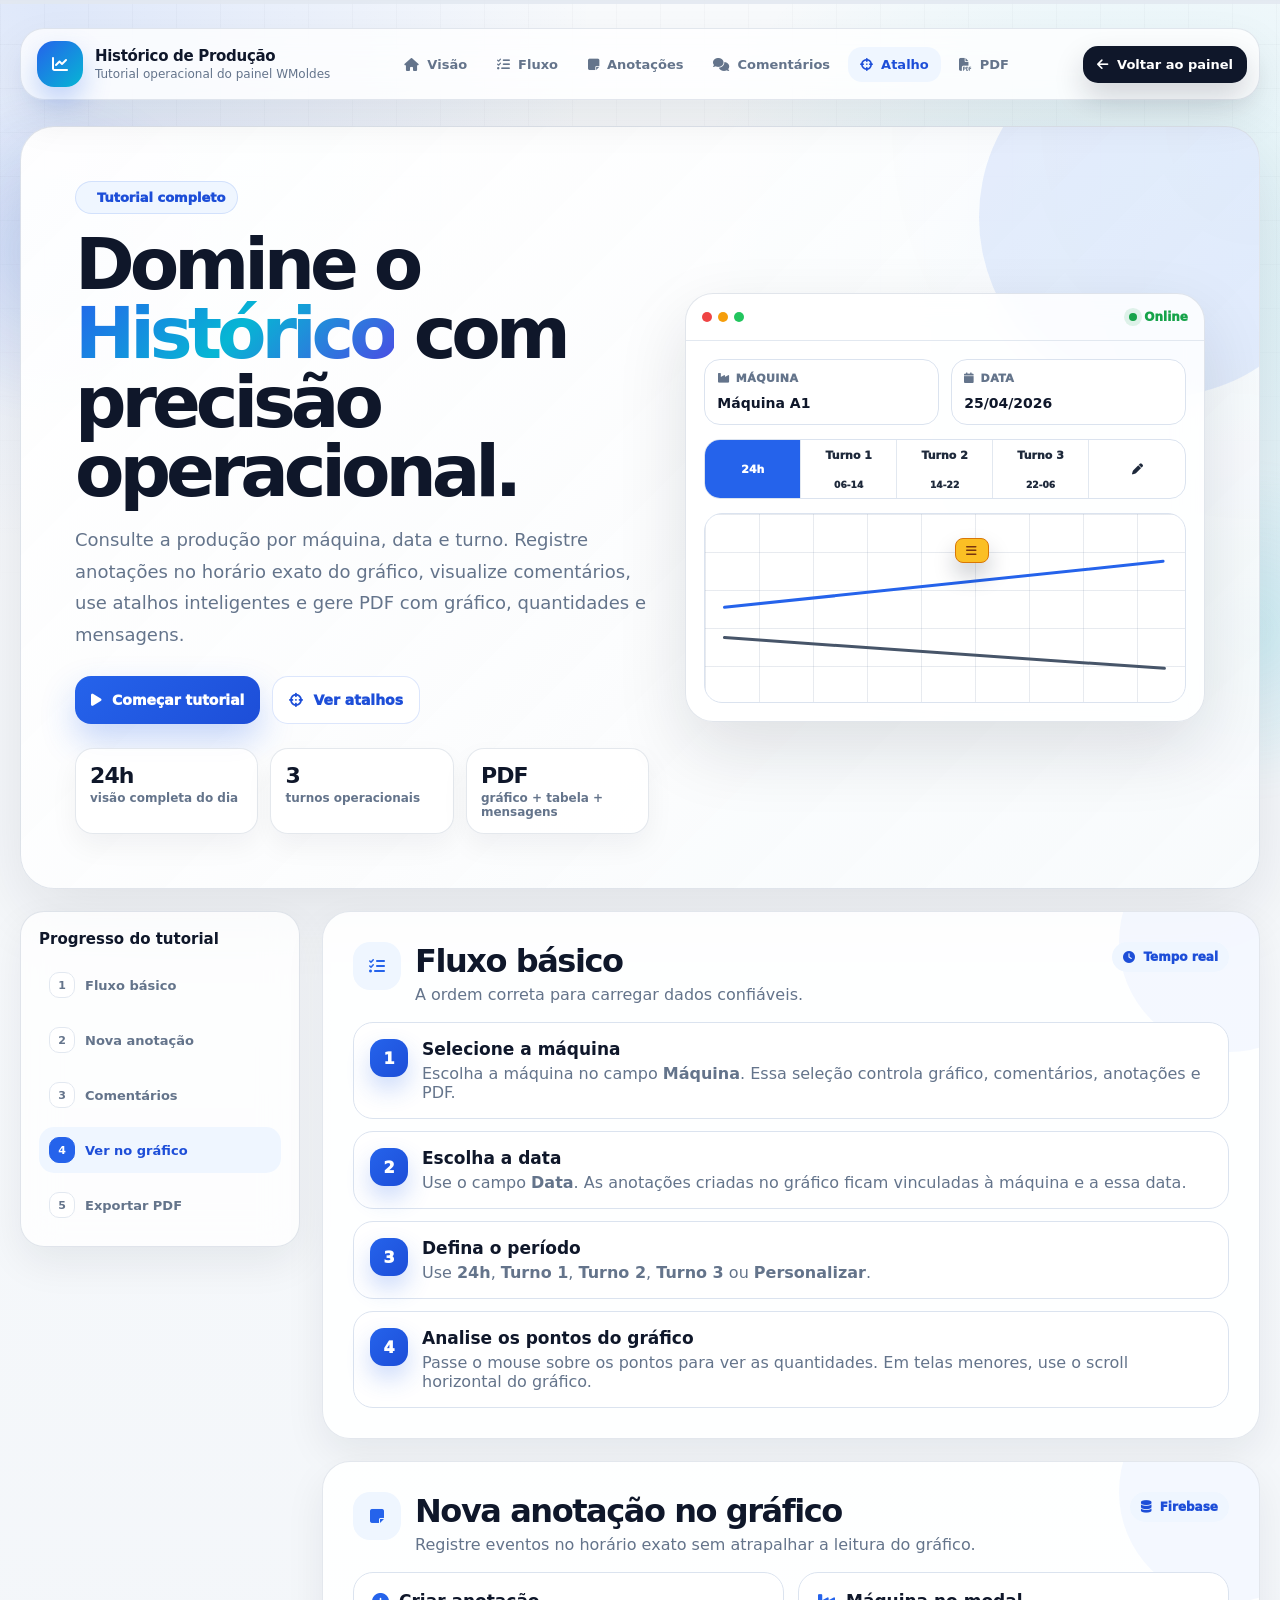
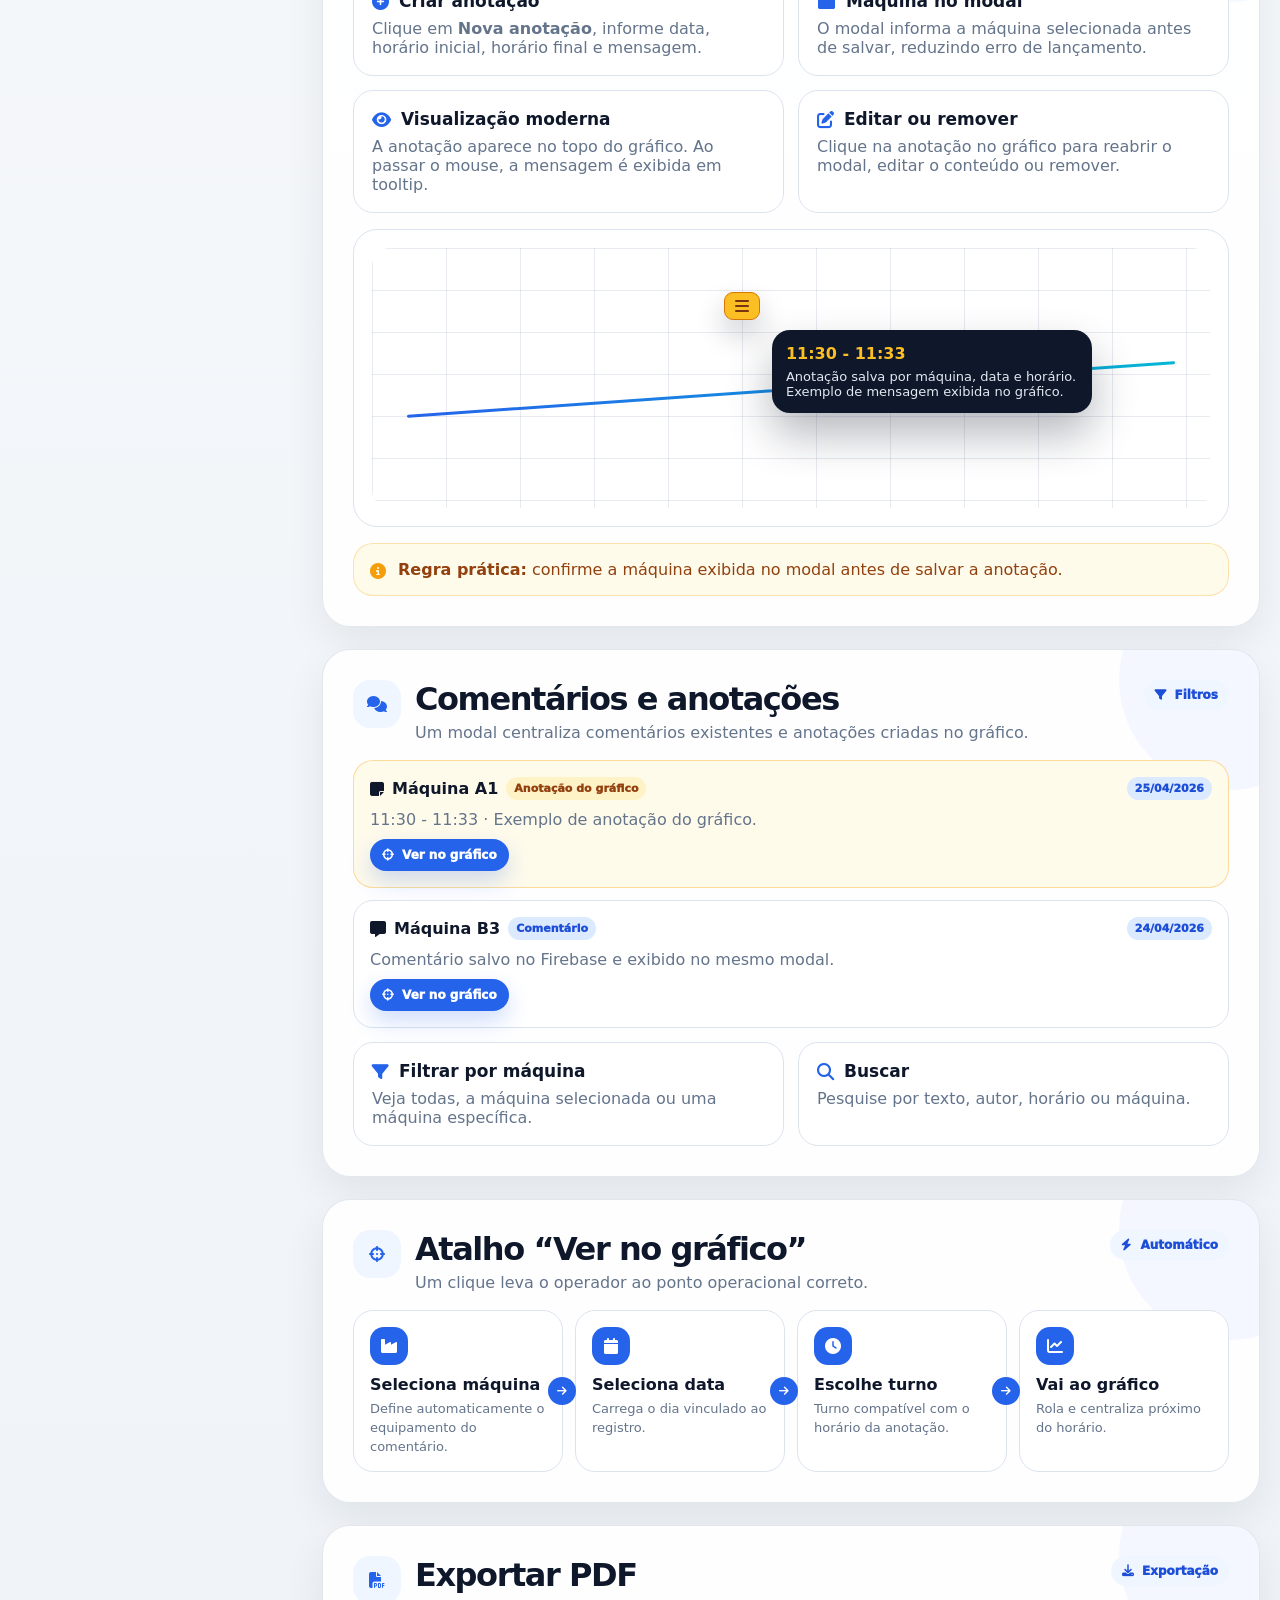
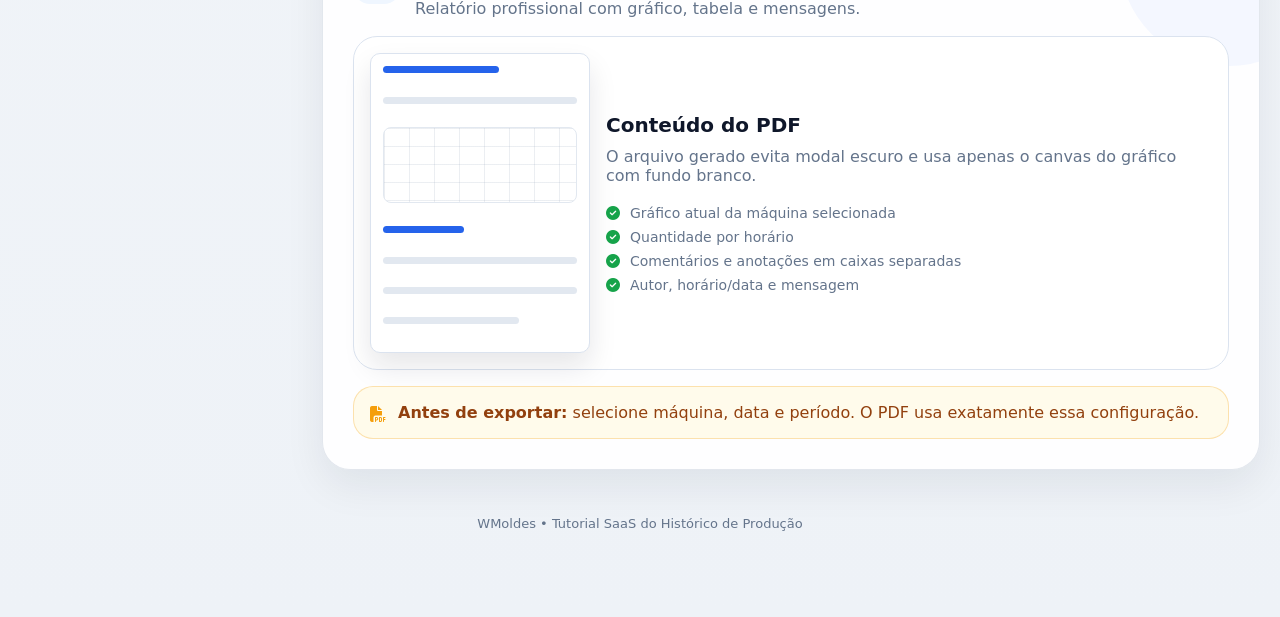
<file: historico-tutorial.html>
<!DOCTYPE html>
<html lang="pt-BR">
<head>
  <meta charset="UTF-8" />
  <meta name="viewport" content="width=device-width, initial-scale=1.0" />
  <title>Tutorial SaaS - Histórico de Produção</title>
  <link rel="preconnect" href="https://cdnjs.cloudflare.com" />
  <link rel="stylesheet" href="https://cdnjs.cloudflare.com/ajax/libs/font-awesome/6.5.0/css/all.min.css" />
  <style>
    :root{--blue:#2563eb;--blue2:#1d4ed8;--cyan:#06b6d4;--indigo:#4f46e5;--amber:#f59e0b;--green:#16a34a;--ink:#0f172a;--ink2:#1e293b;--muted:#64748b;--line:#e2e8f0;--line2:#dbe3ef;--soft:#f8fafc;--white:#fff;--shadow:0 24px 70px rgba(15,23,42,.10);--shadow2:0 16px 40px rgba(15,23,42,.07);--radius:28px;--max:1240px}*{box-sizing:border-box}html{scroll-behavior:smooth;scroll-padding-top:110px}body{margin:0;min-height:100vh;font-family:Inter,ui-sans-serif,system-ui,-apple-system,BlinkMacSystemFont,"Segoe UI",sans-serif;color:var(--ink);background:radial-gradient(circle at 4% 0%,rgba(37,99,235,.12),transparent 34rem),radial-gradient(circle at 90% 8%,rgba(6,182,212,.12),transparent 30rem),linear-gradient(180deg,#f8fafc 0%,#eef2f7 100%);overflow-x:hidden}body:before{content:"";position:fixed;inset:0;pointer-events:none;background-image:linear-gradient(rgba(15,23,42,.035) 1px,transparent 1px),linear-gradient(90deg,rgba(15,23,42,.035) 1px,transparent 1px);background-size:44px 44px;mask-image:linear-gradient(to bottom,rgba(0,0,0,.7),transparent 70%);z-index:-2}a{text-decoration:none;color:inherit}.progress-shell{position:fixed;top:0;left:0;right:0;height:4px;z-index:1000;background:rgba(226,232,240,.85);backdrop-filter:blur(10px)}.progress-bar{width:0;height:100%;background:linear-gradient(90deg,var(--blue),var(--cyan),var(--indigo));box-shadow:0 0 18px rgba(37,99,235,.45);transition:width .12s linear}.orb{position:fixed;width:360px;height:360px;border-radius:999px;background:radial-gradient(circle,rgba(37,99,235,.16),transparent 65%);filter:blur(10px);pointer-events:none;z-index:-1;animation:floatOrb 14s ease-in-out infinite alternate}.orb.a{top:8%;left:-130px}.orb.b{right:-150px;bottom:10%;background:radial-gradient(circle,rgba(6,182,212,.14),transparent 65%);animation-delay:-5s}@keyframes floatOrb{from{transform:translate3d(0,0,0) scale(1)}to{transform:translate3d(42px,30px,0) scale(1.12)}}.shell{width:min(var(--max),calc(100% - 34px));margin:0 auto;padding:28px 0 64px}.topbar{position:sticky;top:12px;z-index:50;display:flex;align-items:center;justify-content:space-between;gap:14px;padding:12px;margin-bottom:26px;border:1px solid rgba(148,163,184,.26);border-radius:24px;background:rgba(255,255,255,.78);box-shadow:0 18px 44px rgba(15,23,42,.08);backdrop-filter:blur(18px)}.brand{display:flex;align-items:center;gap:12px;min-width:0;padding-left:4px}.brand-icon{width:46px;height:46px;border-radius:17px;background:linear-gradient(135deg,var(--blue),var(--cyan));color:#fff;display:grid;place-items:center;box-shadow:0 14px 28px rgba(37,99,235,.28);position:relative;overflow:hidden;flex:0 0 auto}.brand-icon:after{content:"";position:absolute;inset:-40%;background:linear-gradient(120deg,transparent,rgba(255,255,255,.35),transparent);transform:translateX(-80%);animation:shimmer 4.2s ease-in-out infinite}@keyframes shimmer{0%,55%{transform:translateX(-85%) rotate(14deg)}75%,100%{transform:translateX(85%) rotate(14deg)}}.brand strong{display:block;font-size:15px;letter-spacing:-.02em;white-space:nowrap}.brand span{display:block;color:var(--muted);font-size:12px;margin-top:2px;white-space:nowrap}.nav{display:flex;align-items:center;gap:6px;overflow-x:auto;scrollbar-width:none}.nav::-webkit-scrollbar{display:none}.nav a{display:inline-flex;align-items:center;gap:8px;padding:10px 12px;border-radius:14px;color:var(--muted);font-size:13px;font-weight:900;white-space:nowrap;transition:.18s}.nav a:hover,.nav a.active{background:#eff6ff;color:var(--blue2)}.back-btn{display:inline-flex;align-items:center;justify-content:center;gap:9px;border-radius:15px;padding:11px 14px;background:var(--ink);color:#fff;font-size:13px;font-weight:900;white-space:nowrap;box-shadow:0 14px 30px rgba(15,23,42,.18);transition:.18s}.back-btn:hover{transform:translateY(-1px);box-shadow:0 18px 40px rgba(15,23,42,.22)}.hero{position:relative;overflow:hidden;border:1px solid rgba(148,163,184,.28);border-radius:34px;background:linear-gradient(135deg,rgba(255,255,255,.96),rgba(248,250,252,.88)),radial-gradient(circle at top right,rgba(37,99,235,.14),transparent 28rem);box-shadow:var(--shadow);padding:clamp(28px,5vw,54px)}.hero:before{content:"";position:absolute;right:-80px;top:-90px;width:360px;height:360px;border-radius:999px;background:rgba(37,99,235,.10);animation:pulseBlob 8s ease-in-out infinite alternate}@keyframes pulseBlob{from{transform:scale(1);opacity:.62}to{transform:scale(1.12);opacity:1}}.hero-grid{position:relative;z-index:1;display:grid;grid-template-columns:minmax(0,1.05fr) minmax(360px,.95fr);gap:36px;align-items:center}.eyebrow{display:inline-flex;align-items:center;gap:9px;padding:8px 12px;border:1px solid rgba(37,99,235,.14);border-radius:999px;background:#eff6ff;color:var(--blue2);font-size:13px;font-weight:950;margin-bottom:16px}h1{margin:0;font-size:clamp(38px,6vw,72px);line-height:.96;letter-spacing:-.07em}.gradient-text{background:linear-gradient(135deg,var(--blue),var(--cyan),var(--indigo));-webkit-background-clip:text;color:transparent}.hero p{max-width:760px;margin:18px 0 0;color:var(--muted);font-size:18px;line-height:1.75}.hero-actions{margin-top:26px;display:flex;flex-wrap:wrap;gap:12px}.primary-btn,.secondary-btn{display:inline-flex;align-items:center;gap:10px;min-height:48px;border-radius:16px;padding:13px 16px;font-weight:950;font-size:14px;transition:.18s}.primary-btn{color:#fff;background:linear-gradient(135deg,var(--blue),var(--blue2));box-shadow:0 16px 34px rgba(37,99,235,.26)}.secondary-btn{color:var(--blue2);background:#fff;border:1px solid rgba(37,99,235,.16)}.primary-btn:hover,.secondary-btn:hover{transform:translateY(-1px)}.metrics{margin-top:24px;display:grid;grid-template-columns:repeat(3,minmax(0,1fr));gap:12px;max-width:720px}.metric{padding:14px;border:1px solid rgba(148,163,184,.25);border-radius:18px;background:rgba(255,255,255,.82);box-shadow:0 12px 28px rgba(15,23,42,.05)}.metric strong{display:block;font-size:22px;letter-spacing:-.04em}.metric span{display:block;margin-top:3px;color:var(--muted);font-size:12px;font-weight:800}.product-card{border:1px solid rgba(148,163,184,.28);border-radius:28px;background:rgba(255,255,255,.84);backdrop-filter:blur(14px);box-shadow:0 28px 70px rgba(15,23,42,.12);overflow:hidden;animation:floatCard 6s ease-in-out infinite alternate}@keyframes floatCard{from{transform:translateY(0)}to{transform:translateY(-10px)}}.product-header{padding:16px;display:flex;justify-content:space-between;align-items:center;border-bottom:1px solid var(--line)}.dots{display:flex;gap:6px}.dot{width:10px;height:10px;border-radius:999px;background:#cbd5e1}.dot:nth-child(1){background:#ef4444}.dot:nth-child(2){background:#f59e0b}.dot:nth-child(3){background:#22c55e}.status{display:inline-flex;align-items:center;gap:7px;color:var(--green);font-size:12px;font-weight:950}.status:before{content:"";width:8px;height:8px;border-radius:999px;background:var(--green);box-shadow:0 0 0 5px rgba(22,163,74,.12)}.product-body{padding:18px}.control-grid{display:grid;grid-template-columns:1fr 1fr;gap:12px;margin-bottom:14px}.mock-control{border:1px solid var(--line2);border-radius:16px;padding:12px;background:#fff}.mock-control small{display:flex;align-items:center;gap:6px;color:var(--muted);text-transform:uppercase;font-size:11px;font-weight:950;letter-spacing:.04em;margin-bottom:8px}.mock-control strong{font-size:14px}.period-mock{display:grid;grid-template-columns:repeat(5,1fr);border:1px solid var(--line2);border-radius:16px;background:#fff;overflow:hidden;margin-bottom:14px}.period-mock span{min-height:58px;display:grid;place-items:center;text-align:center;border-right:1px solid var(--line);font-size:11px;font-weight:950;color:var(--ink2)}.period-mock span:first-child{color:#fff;background:var(--blue)}.period-mock span:last-child{border-right:0}.chart-mock{height:190px;border:1px solid var(--line2);border-radius:18px;background:linear-gradient(to right,rgba(148,163,184,.22) 1px,transparent 1px),linear-gradient(to bottom,rgba(148,163,184,.22) 1px,transparent 1px),#fff;background-size:54px 38px;position:relative;overflow:hidden}.chart-line-a,.chart-line-b{position:absolute;left:18px;right:18px;height:3px;border-radius:999px;transform-origin:left}.chart-line-a{top:92px;background:var(--blue);transform:rotate(-6deg)}.chart-line-b{top:122px;background:#475569;transform:rotate(4deg)}.note-marker{position:absolute;top:24px;left:52%;width:34px;height:25px;border-radius:8px;background:#fbbf24;border:1px solid #d97706;box-shadow:0 12px 22px rgba(15,23,42,.22);display:grid;place-items:center;color:#78350f;font-size:12px}.sections-grid{display:grid;grid-template-columns:280px minmax(0,1fr);gap:22px;margin-top:22px;align-items:start}.side-progress{position:sticky;top:104px;border:1px solid rgba(148,163,184,.28);border-radius:24px;padding:18px;background:rgba(255,255,255,.78);backdrop-filter:blur(18px);box-shadow:var(--shadow2)}.side-progress h3{margin:0 0 14px;font-size:15px}.progress-list{display:grid;gap:9px}.progress-item{display:grid;grid-template-columns:auto 1fr;gap:10px;align-items:center;padding:10px;border-radius:15px;color:var(--muted);font-size:13px;font-weight:900;transition:.18s}.progress-item:hover,.progress-item.active{color:var(--blue2);background:#eff6ff}.progress-dot{width:26px;height:26px;border-radius:10px;display:grid;place-items:center;border:1px solid var(--line);background:#fff;color:var(--muted);font-size:11px}.progress-item.active .progress-dot{color:#fff;border-color:var(--blue);background:var(--blue)}.content{display:grid;gap:22px;min-width:0}.section{position:relative;overflow:hidden;border:1px solid rgba(148,163,184,.26);border-radius:var(--radius);background:rgba(255,255,255,.90);box-shadow:var(--shadow2);padding:clamp(22px,3vw,30px);opacity:0;transform:translateY(20px);transition:opacity .7s ease,transform .7s ease}.section.visible{opacity:1;transform:translateY(0)}.section:after{content:"";position:absolute;top:-80px;right:-80px;width:220px;height:220px;border-radius:999px;background:rgba(37,99,235,.045);pointer-events:none}.section-head{position:relative;z-index:1;display:flex;justify-content:space-between;gap:18px;align-items:flex-start;margin-bottom:18px}.section-title{display:flex;gap:14px;align-items:flex-start}.section-icon{width:48px;height:48px;border-radius:17px;display:grid;place-items:center;color:var(--blue);background:#eff6ff;flex:0 0 auto}.section h2{margin:0;font-size:clamp(24px,3vw,32px);letter-spacing:-.045em}.section-sub{color:var(--muted);margin:5px 0 0}.pill{display:inline-flex;align-items:center;gap:8px;padding:8px 11px;border-radius:999px;background:#eff6ff;color:var(--blue2);font-size:12px;font-weight:950;white-space:nowrap}.steps{display:grid;gap:12px;counter-reset:step;position:relative;z-index:1}.step{counter-increment:step;display:grid;grid-template-columns:auto 1fr;gap:14px;border:1px solid var(--line2);border-radius:20px;padding:16px;background:#fff;transition:.18s}.step:hover,.feature:hover{transform:translateY(-2px);box-shadow:0 14px 30px rgba(15,23,42,.06)}.step:before{content:counter(step);width:38px;height:38px;border-radius:14px;color:#fff;background:linear-gradient(135deg,var(--blue),var(--blue2));display:grid;place-items:center;font-weight:950;box-shadow:0 12px 24px rgba(37,99,235,.24)}.step h3{margin:0 0 5px;font-size:17px}.step p,.feature p{margin:0;color:var(--muted)}.feature-grid{display:grid;grid-template-columns:repeat(2,minmax(0,1fr));gap:14px;position:relative;z-index:1}.feature{border:1px solid var(--line2);border-radius:20px;padding:18px;background:#fff;transition:.18s}.feature h3{display:flex;align-items:center;gap:10px;margin:0 0 8px;font-size:17px}.feature i{color:var(--blue)}.callout{position:relative;z-index:1;margin-top:16px;display:flex;gap:12px;padding:16px;border-radius:20px;border:1px solid rgba(245,158,11,.28);color:#92400e;background:#fffbeb}.callout i{color:var(--amber);margin-top:3px}.workflow{position:relative;z-index:1;display:grid;grid-template-columns:repeat(4,minmax(0,1fr));gap:12px;margin-top:16px}.flow-card{position:relative;border:1px solid var(--line2);border-radius:20px;background:#fff;padding:16px}.flow-card:after{content:"\f061";font-family:"Font Awesome 6 Free";font-weight:900;position:absolute;right:-14px;top:50%;transform:translateY(-50%);width:28px;height:28px;border-radius:999px;display:grid;place-items:center;color:#fff;background:var(--blue);z-index:2;font-size:11px}.flow-card:last-child:after{display:none}.flow-card i{width:38px;height:38px;border-radius:14px;display:grid;place-items:center;color:#fff;background:var(--blue);margin-bottom:10px}.flow-card strong{display:block;margin-bottom:4px}.flow-card span{color:var(--muted);font-size:13px}.visual-panel{position:relative;z-index:1;margin-top:16px;border:1px solid var(--line2);border-radius:24px;background:#fff;padding:18px;overflow:hidden}.visual-chart{position:relative;min-height:260px;border-radius:18px;background:linear-gradient(to right,rgba(148,163,184,.22) 1px,transparent 1px),linear-gradient(to bottom,rgba(148,163,184,.22) 1px,transparent 1px),#fff;background-size:74px 42px;overflow:hidden}.visual-line{position:absolute;left:34px;right:34px;top:140px;height:3px;background:linear-gradient(90deg,var(--blue),var(--cyan));border-radius:999px;transform:rotate(-4deg)}.visual-marker{position:absolute;top:44px;left:42%;width:36px;height:28px;border-radius:9px;background:#fbbf24;border:1px solid #d97706;color:#78350f;display:grid;place-items:center;box-shadow:0 14px 28px rgba(15,23,42,.22);animation:markerPulse 1.6s ease-in-out infinite}@keyframes markerPulse{0%,100%{transform:translateY(0)}50%{transform:translateY(-4px)}}.tooltip{position:absolute;top:82px;left:calc(42% + 48px);width:min(320px,52%);border-radius:18px;background:var(--ink);color:#fff;padding:14px;box-shadow:0 22px 44px rgba(15,23,42,.30)}.tooltip strong{display:block;color:#fbbf24;margin-bottom:6px}.tooltip p{margin:0;color:#e2e8f0;font-size:13px}.comment-demo{position:relative;z-index:1;margin-top:16px;display:grid;gap:12px}.comment-card{border:1px solid var(--line2);border-radius:20px;background:#fff;padding:16px;display:grid;gap:10px}.comment-card.note{background:#fffbeb;border-color:rgba(245,158,11,.35)}.comment-top{display:flex;justify-content:space-between;gap:10px;align-items:center}.comment-top strong{display:inline-flex;align-items:center;gap:8px}.tag{display:inline-flex;align-items:center;gap:6px;border-radius:999px;padding:5px 8px;background:#dbeafe;color:var(--blue2);font-size:11px;font-weight:950;white-space:nowrap}.tag.note{background:#fef3c7;color:#92400e}.goto{display:inline-flex;align-items:center;justify-content:center;gap:8px;border-radius:999px;background:var(--blue);color:#fff;padding:9px 12px;font-size:12px;font-weight:950;justify-self:start;box-shadow:0 10px 22px rgba(37,99,235,.22)}.pdf-preview{position:relative;z-index:1;border:1px solid var(--line2);border-radius:24px;background:#fff;padding:16px;display:grid;grid-template-columns:220px 1fr;gap:16px;margin-top:16px}.pdf-page{aspect-ratio:1/1.36;border-radius:10px;border:1px solid var(--line2);background:#fff;box-shadow:0 14px 28px rgba(15,23,42,.10);padding:12px;display:grid;gap:8px}.pdf-line{height:7px;border-radius:999px;background:var(--line)}.pdf-line.blue{background:var(--blue);width:60%}.pdf-chart{height:76px;border-radius:8px;background:linear-gradient(to right,rgba(148,163,184,.18) 1px,transparent 1px),linear-gradient(to bottom,rgba(148,163,184,.18) 1px,transparent 1px),#fff;background-size:25px 18px;border:1px solid var(--line)}.pdf-info{display:grid;gap:10px;align-content:center}.pdf-info h3{margin:0;font-size:20px}.pdf-info p{margin:0;color:var(--muted)}.checklist{display:grid;gap:8px;margin-top:10px}.check{display:flex;align-items:center;gap:10px;color:var(--muted);font-size:14px}.check i{color:var(--green)}.footer{margin-top:24px;padding:22px;text-align:center;color:var(--muted);font-size:13px}@media (max-width:1050px){.topbar{align-items:flex-start;flex-wrap:wrap}.nav{order:3;width:100%}.hero-grid,.sections-grid{grid-template-columns:1fr}.side-progress{position:static}.progress-list{grid-template-columns:repeat(3,minmax(0,1fr))}.workflow{grid-template-columns:repeat(2,minmax(0,1fr))}.flow-card:nth-child(2):after{display:none}}@media (max-width:760px){.shell{width:min(100% - 22px,var(--max));padding-top:14px}.topbar{position:relative;top:auto;border-radius:20px}.brand span{white-space:normal}.back-btn{width:100%}.hero{border-radius:24px;padding:22px}.hero-grid{gap:22px}.metrics,.feature-grid,.control-grid,.workflow,.progress-list,.pdf-preview{grid-template-columns:1fr}.period-mock{grid-template-columns:repeat(2,1fr)}.section-head,.comment-top{flex-direction:column;align-items:flex-start}.section{border-radius:22px;padding:20px}.step{grid-template-columns:1fr}.flow-card:after{display:none}.tooltip{left:18px;right:18px;width:auto}.pdf-page{max-width:260px}}@media (prefers-reduced-motion:reduce){*,*:before,*:after{animation:none!important;transition:none!important;scroll-behavior:auto!important}}
  </style>
</head>
<body>
  <div class="progress-shell"><div class="progress-bar" id="progressBar"></div></div><div class="orb a"></div><div class="orb b"></div>
  <main class="shell">
    <header class="topbar"><div class="brand"><div class="brand-icon"><i class="fas fa-chart-line"></i></div><div><strong>Histórico de Produção</strong><span>Tutorial operacional do painel WMoldes</span></div></div><nav class="nav" id="topNav"><a href="#visao"><i class="fas fa-house"></i> Visão</a><a href="#fluxo"><i class="fas fa-list-check"></i> Fluxo</a><a href="#anotacoes"><i class="fas fa-sticky-note"></i> Anotações</a><a href="#comentarios"><i class="fas fa-comments"></i> Comentários</a><a href="#atalho"><i class="fas fa-crosshairs"></i> Atalho</a><a href="#pdf"><i class="fas fa-file-pdf"></i> PDF</a></nav><a class="back-btn" href="admin.html#history-section"><i class="fas fa-arrow-left"></i> Voltar ao painel</a></header>
    <section class="hero" id="visao"><div class="hero-grid"><div><span class="eyebrow"><i class="fas fa-sparkles"></i> Tutorial completo</span><h1>Domine o <span class="gradient-text">Histórico</span> com precisão operacional.</h1><p>Consulte a produção por máquina, data e turno. Registre anotações no horário exato do gráfico, visualize comentários, use atalhos inteligentes e gere PDF com gráfico, quantidades e mensagens.</p><div class="hero-actions"><a href="#fluxo" class="primary-btn"><i class="fas fa-play"></i> Começar tutorial</a><a href="#atalho" class="secondary-btn"><i class="fas fa-crosshairs"></i> Ver atalhos</a></div><div class="metrics"><div class="metric"><strong>24h</strong><span>visão completa do dia</span></div><div class="metric"><strong>3</strong><span>turnos operacionais</span></div><div class="metric"><strong>PDF</strong><span>gráfico + tabela + mensagens</span></div></div></div><div class="product-card"><div class="product-header"><div class="dots"><span class="dot"></span><span class="dot"></span><span class="dot"></span></div><span class="status">Online</span></div><div class="product-body"><div class="control-grid"><div class="mock-control"><small><i class="fas fa-industry"></i> Máquina</small><strong>Máquina A1</strong></div><div class="mock-control"><small><i class="fas fa-calendar"></i> Data</small><strong>25/04/2026</strong></div></div><div class="period-mock"><span>24h</span><span>Turno 1<br><small>06-14</small></span><span>Turno 2<br><small>14-22</small></span><span>Turno 3<br><small>22-06</small></span><span><i class="fas fa-pen"></i></span></div><div class="chart-mock"><div class="chart-line-a"></div><div class="chart-line-b"></div><div class="note-marker"><i class="fas fa-bars"></i></div></div></div></div></div></section>
    <div class="sections-grid"><aside class="side-progress"><h3>Progresso do tutorial</h3><div class="progress-list"><a href="#fluxo" class="progress-item active" data-section-link="fluxo"><span class="progress-dot">1</span> Fluxo básico</a><a href="#anotacoes" class="progress-item" data-section-link="anotacoes"><span class="progress-dot">2</span> Nova anotação</a><a href="#comentarios" class="progress-item" data-section-link="comentarios"><span class="progress-dot">3</span> Comentários</a><a href="#atalho" class="progress-item" data-section-link="atalho"><span class="progress-dot">4</span> Ver no gráfico</a><a href="#pdf" class="progress-item" data-section-link="pdf"><span class="progress-dot">5</span> Exportar PDF</a></div></aside><div class="content">
      <section class="section" id="fluxo" data-section><div class="section-head"><div class="section-title"><div class="section-icon"><i class="fas fa-list-check"></i></div><div><h2>Fluxo básico</h2><p class="section-sub">A ordem correta para carregar dados confiáveis.</p></div></div><span class="pill"><i class="fas fa-clock"></i> Tempo real</span></div><div class="steps"><div class="step"><div><h3>Selecione a máquina</h3><p>Escolha a máquina no campo <strong>Máquina</strong>. Essa seleção controla gráfico, comentários, anotações e PDF.</p></div></div><div class="step"><div><h3>Escolha a data</h3><p>Use o campo <strong>Data</strong>. As anotações criadas no gráfico ficam vinculadas à máquina e a essa data.</p></div></div><div class="step"><div><h3>Defina o período</h3><p>Use <strong>24h</strong>, <strong>Turno 1</strong>, <strong>Turno 2</strong>, <strong>Turno 3</strong> ou <strong>Personalizar</strong>.</p></div></div><div class="step"><div><h3>Analise os pontos do gráfico</h3><p>Passe o mouse sobre os pontos para ver as quantidades. Em telas menores, use o scroll horizontal do gráfico.</p></div></div></div></section>
      <section class="section" id="anotacoes" data-section><div class="section-head"><div class="section-title"><div class="section-icon"><i class="fas fa-sticky-note"></i></div><div><h2>Nova anotação no gráfico</h2><p class="section-sub">Registre eventos no horário exato sem atrapalhar a leitura do gráfico.</p></div></div><span class="pill"><i class="fas fa-database"></i> Firebase</span></div><div class="feature-grid"><div class="feature"><h3><i class="fas fa-plus-circle"></i> Criar anotação</h3><p>Clique em <strong>Nova anotação</strong>, informe data, horário inicial, horário final e mensagem.</p></div><div class="feature"><h3><i class="fas fa-industry"></i> Máquina no modal</h3><p>O modal informa a máquina selecionada antes de salvar, reduzindo erro de lançamento.</p></div><div class="feature"><h3><i class="fas fa-eye"></i> Visualização moderna</h3><p>A anotação aparece no topo do gráfico. Ao passar o mouse, a mensagem é exibida em tooltip.</p></div><div class="feature"><h3><i class="fas fa-pen-to-square"></i> Editar ou remover</h3><p>Clique na anotação no gráfico para reabrir o modal, editar o conteúdo ou remover.</p></div></div><div class="visual-panel"><div class="visual-chart"><div class="visual-line"></div><div class="visual-marker"><i class="fas fa-bars"></i></div><div class="tooltip"><strong>11:30 - 11:33</strong><p>Anotação salva por máquina, data e horário. Exemplo de mensagem exibida no gráfico.</p></div></div></div><div class="callout"><i class="fas fa-circle-info"></i><div><strong>Regra prática:</strong> confirme a máquina exibida no modal antes de salvar a anotação.</div></div></section>
      <section class="section" id="comentarios" data-section><div class="section-head"><div class="section-title"><div class="section-icon"><i class="fas fa-comments"></i></div><div><h2>Comentários e anotações</h2><p class="section-sub">Um modal centraliza comentários existentes e anotações criadas no gráfico.</p></div></div><span class="pill"><i class="fas fa-filter"></i> Filtros</span></div><div class="comment-demo"><div class="comment-card note"><div class="comment-top"><strong><i class="fas fa-sticky-note"></i> Máquina A1 <span class="tag note">Anotação do gráfico</span></strong><span class="tag">25/04/2026</span></div><p style="margin:0;color:var(--muted)">11:30 - 11:33 · Exemplo de anotação do gráfico.</p><span class="goto"><i class="fas fa-crosshairs"></i> Ver no gráfico</span></div><div class="comment-card"><div class="comment-top"><strong><i class="fas fa-message"></i> Máquina B3 <span class="tag">Comentário</span></strong><span class="tag">24/04/2026</span></div><p style="margin:0;color:var(--muted)">Comentário salvo no Firebase e exibido no mesmo modal.</p><span class="goto"><i class="fas fa-crosshairs"></i> Ver no gráfico</span></div></div><div class="feature-grid" style="margin-top:14px"><div class="feature"><h3><i class="fas fa-filter"></i> Filtrar por máquina</h3><p>Veja todas, a máquina selecionada ou uma máquina específica.</p></div><div class="feature"><h3><i class="fas fa-search"></i> Buscar</h3><p>Pesquise por texto, autor, horário ou máquina.</p></div></div></section>
      <section class="section" id="atalho" data-section><div class="section-head"><div class="section-title"><div class="section-icon"><i class="fas fa-crosshairs"></i></div><div><h2>Atalho “Ver no gráfico”</h2><p class="section-sub">Um clique leva o operador ao ponto operacional correto.</p></div></div><span class="pill"><i class="fas fa-bolt"></i> Automático</span></div><div class="workflow"><div class="flow-card"><i class="fas fa-industry"></i><strong>Seleciona máquina</strong><span>Define automaticamente o equipamento do comentário.</span></div><div class="flow-card"><i class="fas fa-calendar"></i><strong>Seleciona data</strong><span>Carrega o dia vinculado ao registro.</span></div><div class="flow-card"><i class="fas fa-clock"></i><strong>Escolhe turno</strong><span>Turno compatível com o horário da anotação.</span></div><div class="flow-card"><i class="fas fa-chart-line"></i><strong>Vai ao gráfico</strong><span>Rola e centraliza próximo do horário.</span></div></div></section>
      <section class="section" id="pdf" data-section><div class="section-head"><div class="section-title"><div class="section-icon"><i class="fas fa-file-pdf"></i></div><div><h2>Exportar PDF</h2><p class="section-sub">Relatório profissional com gráfico, tabela e mensagens.</p></div></div><span class="pill"><i class="fas fa-download"></i> Exportação</span></div><div class="pdf-preview"><div class="pdf-page"><div class="pdf-line blue"></div><div class="pdf-line"></div><div class="pdf-chart"></div><div class="pdf-line blue" style="width:42%"></div><div class="pdf-line"></div><div class="pdf-line"></div><div class="pdf-line" style="width:70%"></div></div><div class="pdf-info"><h3>Conteúdo do PDF</h3><p>O arquivo gerado evita modal escuro e usa apenas o canvas do gráfico com fundo branco.</p><div class="checklist"><div class="check"><i class="fas fa-check-circle"></i> Gráfico atual da máquina selecionada</div><div class="check"><i class="fas fa-check-circle"></i> Quantidade por horário</div><div class="check"><i class="fas fa-check-circle"></i> Comentários e anotações em caixas separadas</div><div class="check"><i class="fas fa-check-circle"></i> Autor, horário/data e mensagem</div></div></div></div><div class="callout"><i class="fas fa-file-pdf"></i><div><strong>Antes de exportar:</strong> selecione máquina, data e período. O PDF usa exatamente essa configuração.</div></div></section>
    </div></div><footer class="footer">WMoldes • Tutorial SaaS do Histórico de Produção</footer></main>
  <script>const progressBar=document.getElementById('progressBar');const sections=Array.from(document.querySelectorAll('[data-section]'));const navLinks=Array.from(document.querySelectorAll('.nav a'));const progressLinks=Array.from(document.querySelectorAll('[data-section-link]'));function updateScrollProgress(){const t=window.scrollY||document.documentElement.scrollTop;const h=document.documentElement.scrollHeight-window.innerHeight;progressBar.style.width=`${Math.min(100,Math.max(0,h>0?t/h*100:0))}%`}const revealObserver=new IntersectionObserver(entries=>{entries.forEach(entry=>{if(entry.isIntersecting)entry.target.classList.add('visible')})},{threshold:.18});sections.forEach(section=>revealObserver.observe(section));const activeObserver=new IntersectionObserver(entries=>{const visible=entries.filter(e=>e.isIntersecting).sort((a,b)=>b.intersectionRatio-a.intersectionRatio)[0];if(!visible)return;const id=visible.target.id;navLinks.forEach(link=>link.classList.toggle('active',link.getAttribute('href')===`#${id}`));progressLinks.forEach(link=>link.classList.toggle('active',link.dataset.sectionLink===id))},{threshold:[.25,.45,.65]});sections.forEach(section=>activeObserver.observe(section));window.addEventListener('scroll',updateScrollProgress,{passive:true});window.addEventListener('resize',updateScrollProgress);updateScrollProgress();setTimeout(()=>document.querySelector('#fluxo')?.classList.add('visible'),200);</script>
</body>
</html>
</file>
